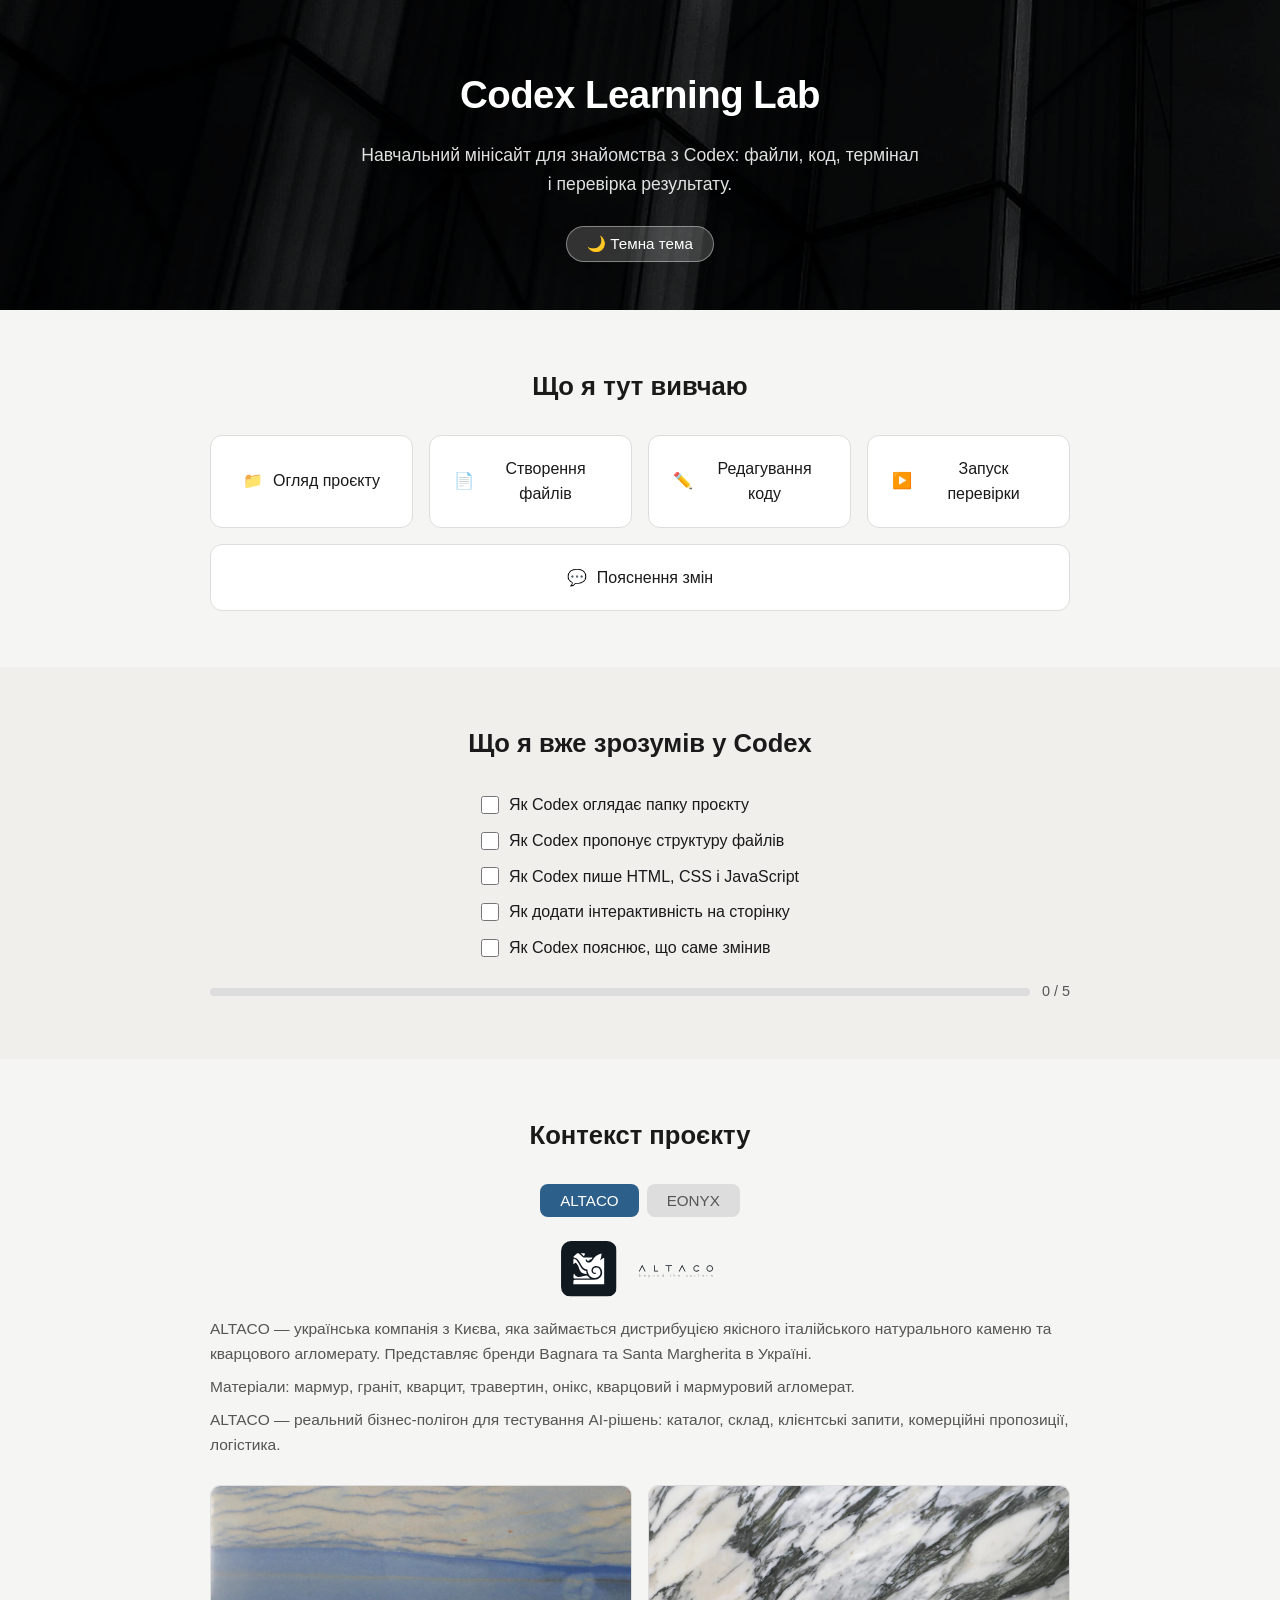
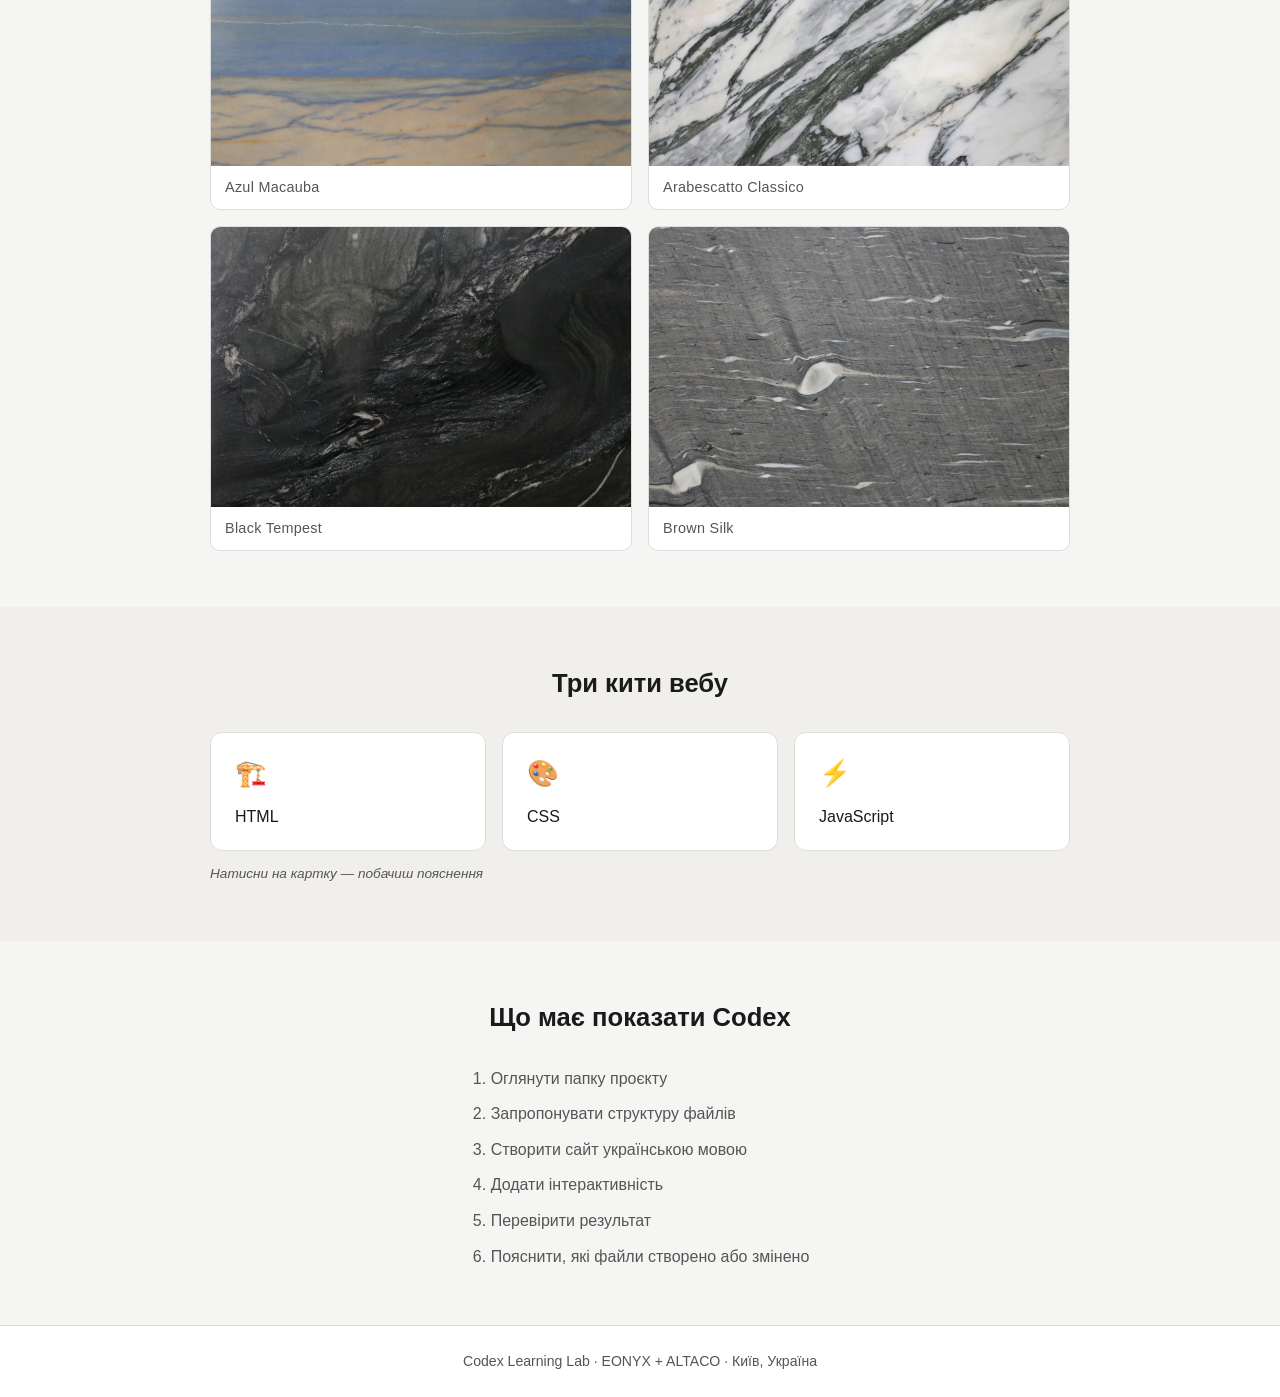
<file: index.html>
<!DOCTYPE html>
<html lang="uk">
<head>
  <meta charset="UTF-8" />
  <meta name="viewport" content="width=device-width, initial-scale=1.0" />
  <title>Codex Learning Lab</title>
  <link rel="stylesheet" href="styles.css" />
</head>
<body class="light">

  <!-- Hero -->
  <header class="hero">
    <picture class="hero-bg" aria-hidden="true">
      <source
        media="(max-width: 768px)"
        srcset="assets/hero/textur1-768.webp"
        type="image/webp" />
      <source
        srcset="assets/hero/textur1-1440.webp"
        type="image/webp" />
      <img
        src="assets/hero/textur1-1440.webp"
        alt=""
        width="1440" height="1440"
        loading="eager"
        fetchpriority="high" />
    </picture>
    <div class="container">
      <h1>Codex Learning Lab</h1>
      <p class="hero-sub">Навчальний мінісайт для знайомства з Codex: файли, код, термінал і перевірка результату.</p>
      <button id="theme-toggle" onclick="toggleTheme()">🌙 Темна тема</button>
    </div>
  </header>

  <!-- Що я вивчаю -->
  <section class="section" id="learning">
    <div class="container">
      <h2>Що я тут вивчаю</h2>
      <div class="cards">
        <div class="card">📁<span>Огляд проєкту</span></div>
        <div class="card">📄<span>Створення файлів</span></div>
        <div class="card">✏️<span>Редагування коду</span></div>
        <div class="card">▶️<span>Запуск перевірки</span></div>
        <div class="card">💬<span>Пояснення змін</span></div>
      </div>
    </div>
  </section>

  <!-- Чекліст прогресу -->
  <section class="section alt" id="checklist">
    <div class="container">
      <h2>Що я вже зрозумів у Codex</h2>
      <ul class="checklist" id="checklist-list">
        <li><label><input type="checkbox" onchange="updateProgress()" /> Як Codex оглядає папку проєкту</label></li>
        <li><label><input type="checkbox" onchange="updateProgress()" /> Як Codex пропонує структуру файлів</label></li>
        <li><label><input type="checkbox" onchange="updateProgress()" /> Як Codex пише HTML, CSS і JavaScript</label></li>
        <li><label><input type="checkbox" onchange="updateProgress()" /> Як додати інтерактивність на сторінку</label></li>
        <li><label><input type="checkbox" onchange="updateProgress()" /> Як Codex пояснює, що саме змінив</label></li>
      </ul>
      <div class="progress-wrap">
        <div class="progress-bar">
          <div class="progress-fill" id="progress-fill"></div>
        </div>
        <span id="progress-label">0 / 5</span>
      </div>
    </div>
  </section>

  <!-- Перемикач ALTACO / EONYX -->
  <section class="section" id="context">
    <div class="container">
      <h2>Контекст проєкту</h2>
      <div class="tabs">
        <button class="tab active" onclick="switchTab('altaco')">ALTACO</button>
        <button class="tab" onclick="switchTab('eonyx')">EONYX</button>
      </div>
      <div class="tab-content" id="tab-altaco">
        <div class="brand-header">
          <div class="brand-logos">
            <img src="assets/logos/altaco_icon.svg"
                 alt="ALTACO — іконка бренду"
                 class="brand-icon" />
            <img src="assets/logos/altaco_logo.svg"
                 alt="ALTACO — логотип компанії з дистрибуції натурального каменю"
                 class="brand-logo" />
          </div>
        </div>
        <p>ALTACO — українська компанія з Києва, яка займається дистрибуцією якісного італійського натурального каменю та кварцового агломерату. Представляє бренди Bagnara та Santa Margherita в Україні.</p>
        <p>Матеріали: мармур, граніт, кварцит, травертин, онікс, кварцовий і мармуровий агломерат.</p>
        <p>ALTACO — реальний бізнес-полігон для тестування AI-рішень: каталог, склад, клієнтські запити, комерційні пропозиції, логістика.</p>

        <div class="stone-gallery">
          <figure class="stone-item">
            <picture>
              <source
                srcset="assets/stones/AzulMacauba2-640.webp 640w,
                        assets/stones/AzulMacauba2-1280.webp 1280w"
                sizes="(max-width: 600px) calc(100vw - 40px), calc(50% - 28px)"
                type="image/webp" />
              <img
                src="assets/stones/AzulMacauba2-1280.webp"
                alt="Azul Macauba — блакитно-кремовий натуральний камінь із хвилястими прожилками"
                width="1280" height="853"
                loading="lazy" />
            </picture>
            <figcaption>Azul Macauba</figcaption>
          </figure>

          <figure class="stone-item">
            <picture>
              <source
                srcset="assets/stones/ArabescattoClassico-640.webp 640w,
                        assets/stones/ArabescattoClassico-1280.webp 1280w"
                sizes="(max-width: 600px) calc(100vw - 40px), calc(50% - 28px)"
                type="image/webp" />
              <img
                src="assets/stones/ArabescattoClassico-1280.webp"
                alt="Arabescatto Classico — білий мармур із темно-зеленими та сірими прожилками"
                width="1280" height="853"
                loading="lazy" />
            </picture>
            <figcaption>Arabescatto Classico</figcaption>
          </figure>

          <figure class="stone-item">
            <picture>
              <source
                srcset="assets/stones/BlackTempest2-640.webp 640w,
                        assets/stones/BlackTempest2-1280.webp 1280w"
                sizes="(max-width: 600px) calc(100vw - 40px), calc(50% - 28px)"
                type="image/webp" />
              <img
                src="assets/stones/BlackTempest2-1280.webp"
                alt="Black Tempest — чорний граніт із динамічними білими вихровими прожилками"
                width="1280" height="853"
                loading="lazy" />
            </picture>
            <figcaption>Black Tempest</figcaption>
          </figure>

          <figure class="stone-item">
            <picture>
              <source
                srcset="assets/stones/BrownSilk-640.webp 640w,
                        assets/stones/BrownSilk-1280.webp 1280w"
                sizes="(max-width: 600px) calc(100vw - 40px), calc(50% - 28px)"
                type="image/webp" />
              <img
                src="assets/stones/BrownSilk-1280.webp"
                alt="Brown Silk — сіро-коричневий камінь із щільними паралельними шаруватими прожилками"
                width="1280" height="853"
                loading="lazy" />
            </picture>
            <figcaption>Brown Silk</figcaption>
          </figure>
        </div>
      </div>
      <div class="tab-content hidden" id="tab-eonyx">
        <div class="brand-header">
          <div class="brand-logos">
            <span class="brand-wordmark">EONYX</span>
          </div>
        </div>
        <p>EONYX створює прикладні AI-системи для B2B-компаній реального сектору. Фокус — не абстрактні чат-боти, а контрольовані AI-агенти, які працюють із реальними бізнес-даними.</p>
        <p>Напрями: автоматизація процесів, кастомні AI-агенти, цифровізація експертизи, інтеграція AI у продажі, склад, документообіг і аналітику.</p>
        <p>ALTACO є практичним майданчиком для EONYX, де AI-рішення тестуються на реальних задачах.</p>

        <div class="eonyx-gallery">
          <!-- Hero -->
          <figure class="eonyx-hero">
            <picture>
              <source
                srcset="assets/eonyx/Inst2-540.webp 540w,
                        assets/eonyx/Inst2-1080.webp 1080w"
                sizes="(max-width: 600px) calc(100vw - 40px), 540px"
                type="image/webp" />
              <img
                src="assets/eonyx/Inst2-1080.webp"
                alt="EONYX — AI знає все. І нічого про ваш бізнес. Геометрична архітектура з логотипом EONYX"
                width="1080" height="1080"
                loading="lazy" />
            </picture>
          </figure>

          <!-- 4 thumbs -->
          <div class="eonyx-thumbs">
            <figure class="eonyx-thumb">
              <picture>
                <source
                  srcset="assets/eonyx/Inst1-540.webp 540w,
                          assets/eonyx/Inst1-1080.webp 1080w"
                  sizes="(max-width: 600px) calc(50vw - 28px), 200px"
                  type="image/webp" />
                <img
                  src="assets/eonyx/Inst1-540.webp"
                  alt="EONYX — Документуємо експертизу. Будуємо агентів. Інтегруємо в процес. Неоновий коридор з логотипом"
                  width="540" height="540"
                  loading="lazy" />
              </picture>
            </figure>

            <figure class="eonyx-thumb">
              <picture>
                <source
                  srcset="assets/eonyx/Inst3-540.webp 540w,
                          assets/eonyx/Inst3-1080.webp 1080w"
                  sizes="(max-width: 600px) calc(50vw - 28px), 200px"
                  type="image/webp" />
                <img
                  src="assets/eonyx/Inst3-540.webp"
                  alt="EONYX — Агенти, які працюють на результат. Темний фон, червоний логотип EONYX"
                  width="540" height="540"
                  loading="lazy" />
              </picture>
            </figure>

            <figure class="eonyx-thumb">
              <picture>
                <source
                  srcset="assets/eonyx/Inst4-540.webp 540w,
                          assets/eonyx/Inst4-1080.webp 1080w"
                  sizes="(max-width: 600px) calc(50vw - 28px), 200px"
                  type="image/webp" />
                <img
                  src="assets/eonyx/Inst4-540.webp"
                  alt="EONYX R&amp;D-First — спочатку будуємо собі, потім вам. Геометричні бетонні плити"
                  width="540" height="540"
                  loading="lazy" />
              </picture>
            </figure>

            <figure class="eonyx-thumb">
              <picture>
                <source
                  srcset="assets/eonyx/textur1-540.webp 540w,
                          assets/eonyx/textur1-1080.webp 1080w"
                  sizes="(max-width: 600px) calc(50vw - 28px), 200px"
                  type="image/webp" />
                <img
                  src="assets/eonyx/textur1-540.webp"
                  alt="EONYX — абстрактна геометрична текстура зі скляних і металевих панелей"
                  width="540" height="540"
                  loading="lazy" />
              </picture>
            </figure>
          </div>
        </div>
      </div>
    </div>
  </section>

  <!-- Пояснення технологій -->
  <section class="section alt" id="tech">
    <div class="container">
      <h2>Три кити вебу</h2>
      <div class="cards">
        <div class="card clickable" onclick="showInfo('html')">
          <span class="card-icon">🏗️</span><span>HTML</span>
          <p class="card-info hidden" id="info-html">HTML — це структура сторінки. Як скелет: заголовки, параграфи, кнопки, зображення.</p>
        </div>
        <div class="card clickable" onclick="showInfo('css')">
          <span class="card-icon">🎨</span><span>CSS</span>
          <p class="card-info hidden" id="info-css">CSS — це оформлення. Кольори, шрифти, відступи, анімації. HTML без CSS виглядає як текст без дизайну.</p>
        </div>
        <div class="card clickable" onclick="showInfo('js')">
          <span class="card-icon">⚡</span><span>JavaScript</span>
          <p class="card-info hidden" id="info-js">JavaScript — це поведінка. Завдяки йому кнопки щось роблять, тема перемикається, чекліст рахує прогрес.</p>
        </div>
      </div>
      <p class="hint">Натисни на картку — побачиш пояснення</p>
    </div>
  </section>

  <!-- Що має показати Codex -->
  <section class="section" id="codex-tasks">
    <div class="container">
      <h2>Що має показати Codex</h2>
      <ol class="task-list">
        <li>Оглянути папку проєкту</li>
        <li>Запропонувати структуру файлів</li>
        <li>Створити сайт українською мовою</li>
        <li>Додати інтерактивність</li>
        <li>Перевірити результат</li>
        <li>Пояснити, які файли створено або змінено</li>
      </ol>
    </div>
  </section>

  <footer class="footer">
    <div class="container">
      <p>Codex Learning Lab · EONYX + ALTACO · Київ, Україна</p>
    </div>
  </footer>

  <script src="script.js"></script>
</body>
</html>
</file>
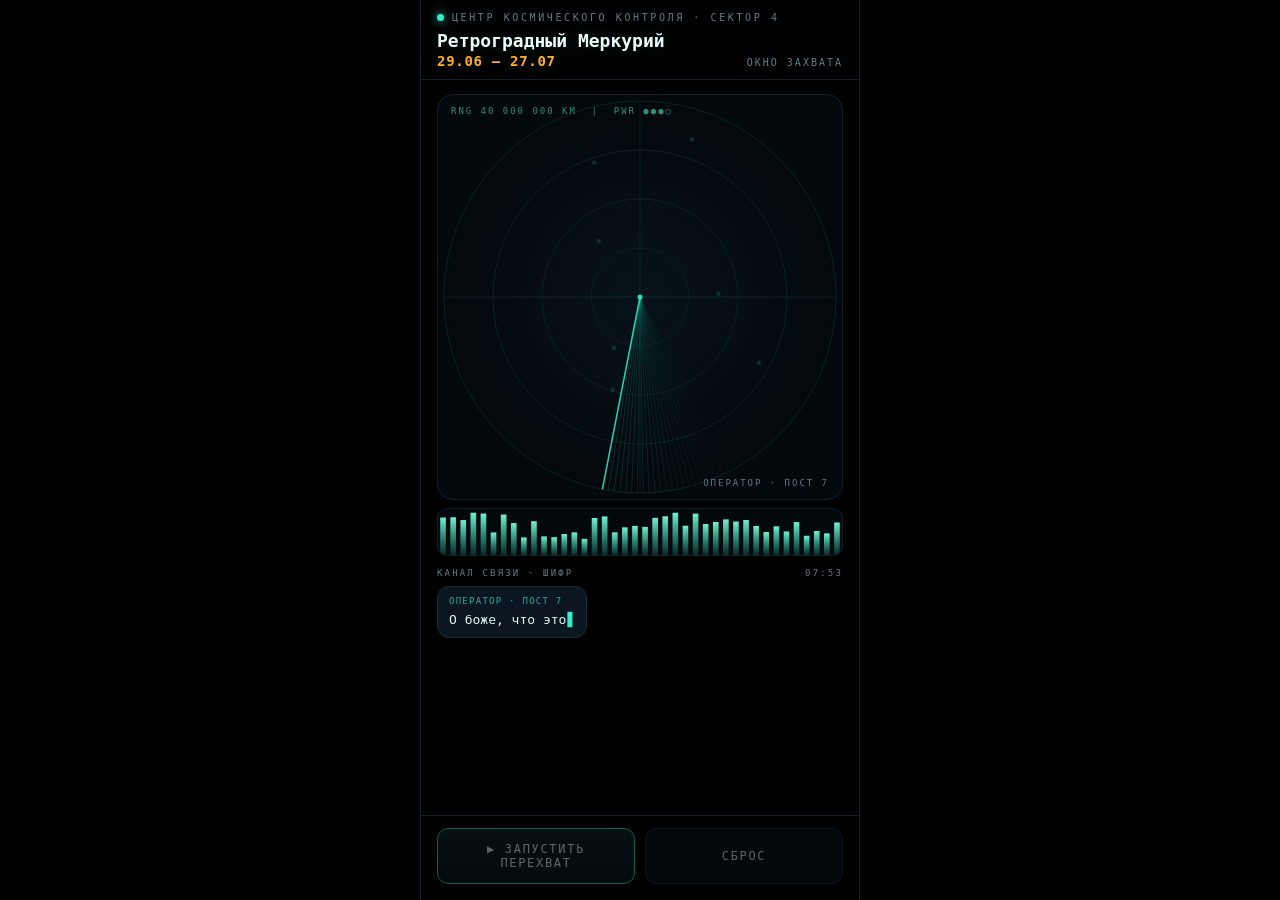
<file: retrograd/index.html>
<!DOCTYPE html>
<html lang="ru">
<head>
<meta charset="UTF-8">
<meta name="viewport" content="width=device-width, initial-scale=1.0, viewport-fit=cover">
<title>Ретроградный Меркурий — Центр космического контроля</title>
<style>
  :root{
    --bg:#000; --line:#12202c; --cyan:#2ff0c8; --amber:#ffb020; --red:#ff5566;
    --ink:#dff6f0; --muted:#5f7d84;
    --mono:"SF Mono",ui-monospace,"JetBrains Mono",Menlo,Consolas,monospace;
  }
  *{box-sizing:border-box}
  html,body{margin:0;height:100%}
  body{background:#000;color:var(--ink);font-family:var(--mono);
    -webkit-font-smoothing:antialiased;display:flex;justify-content:center;
    padding:env(safe-area-inset-top) 0 env(safe-area-inset-bottom)}
  .device{width:100%;max-width:440px;min-height:100dvh;display:flex;flex-direction:column;
    border-left:1px solid var(--line);border-right:1px solid var(--line);background:#000}

  header{padding:12px 16px 10px;border-bottom:1px solid var(--line)}
  .krest{display:flex;align-items:center;gap:8px;color:var(--muted);font-size:10px;
    letter-spacing:.26em;text-transform:uppercase}
  .dot{width:7px;height:7px;border-radius:50%;background:var(--cyan);
    box-shadow:0 0 10px var(--cyan);animation:blink 1.6s steps(2) infinite}
  @keyframes blink{50%{opacity:.25}}
  h1{margin:7px 0 2px;font-size:18px;font-weight:800;color:#eafffb;
    text-shadow:0 0 22px rgba(47,240,200,.25)}
  .win{display:flex;justify-content:space-between;align-items:baseline;gap:12px}
  .win b{color:var(--amber);font-variant-numeric:tabular-nums;font-size:14px;letter-spacing:.05em}
  .win small{color:var(--muted);font-size:10px;letter-spacing:.2em;text-transform:uppercase}

  /* RADAR HERO */
  .scope{position:relative;aspect-ratio:1/1;margin:14px 16px 8px;border:1px solid var(--line);
    border-radius:16px;overflow:hidden;background:radial-gradient(closest-side,#071319,#03080c)}
  .scope canvas{display:block;width:100%;height:100%}
  .ov{position:absolute;inset:0;pointer-events:none;display:flex;flex-direction:column;
    justify-content:space-between;padding:11px 13px}
  .tag{font-size:9px;letter-spacing:.22em;color:#2f8f7e;text-transform:uppercase}
  .tag.r{align-self:flex-end;color:var(--muted)}
  .verdict{position:absolute;left:0;right:0;top:50%;transform:translateY(-50%);text-align:center;
    font-size:26px;font-weight:800;font-style:italic;color:var(--amber);opacity:0;transition:opacity .5s;
    text-shadow:0 0 20px rgba(255,176,32,.5)}
  .verdict.on{opacity:1}

  /* thin equalizer strip */
  .strip{margin:0 16px;height:48px;border:1px solid var(--line);border-radius:10px;
    overflow:hidden;background:#03080c}
  .strip canvas{display:block;width:100%;height:100%}

  /* COMMS */
  .comms{flex:1;margin:12px 16px 0;display:flex;flex-direction:column;min-height:120px}
  .cap{font-size:9px;letter-spacing:.24em;color:var(--muted);text-transform:uppercase;
    margin-bottom:8px;display:flex;justify-content:space-between}
  .log{flex:1;overflow-y:auto;display:flex;flex-direction:column;gap:9px;padding-right:2px}
  .msg{max-width:88%;padding:8px 11px;border-radius:12px;font-size:13px;line-height:1.4;
    opacity:0;transform:translateY(6px);animation:pop .28s ease forwards}
  @keyframes pop{to{opacity:1;transform:none}}
  .msg .who{display:block;font-size:9px;letter-spacing:.14em;text-transform:uppercase;
    margin-bottom:3px;opacity:.7}
  .op{align-self:flex-start;background:#0c1620;border:1px solid #16303a}
  .op .who{color:var(--cyan)}
  .cmd{align-self:flex-end;background:#161014;border:1px solid #3a2130}
  .cmd .who{color:var(--amber)}
  .sys{align-self:center;max-width:100%;text-align:center;background:transparent;
    border:1px dashed #3a2130;color:var(--red);font-size:11px;letter-spacing:.18em;
    text-transform:uppercase;padding:9px 14px}
  .cursor::after{content:"▋";color:var(--cyan);animation:blink .8s steps(2) infinite;margin-left:1px}

  .controls{padding:12px 16px calc(16px + env(safe-area-inset-bottom));display:flex;gap:10px;
    border-top:1px solid var(--line);margin-top:12px}
  button{flex:1;font-family:var(--mono);font-size:12px;letter-spacing:.14em;text-transform:uppercase;
    padding:13px 10px;border-radius:11px;cursor:pointer;color:var(--ink);background:#0c1620;
    border:1px solid #17303a;transition:.15s}
  button.primary{background:linear-gradient(180deg,#0f2a2a,#0a1a22);border-color:var(--cyan);color:#eafffb}
  button.pulse{animation:pulse 1.1s ease-in-out infinite}
  @keyframes pulse{50%{box-shadow:0 0 0 3px rgba(47,240,200,.20)}}
  button:hover{border-color:var(--cyan)}
  button:active{transform:translateY(1px)}
  button:disabled{opacity:.4;cursor:default;animation:none}
  button:focus-visible{outline:2px solid var(--cyan);outline-offset:2px}
  @media (prefers-reduced-motion:reduce){*{animation-duration:.001s!important}}
</style>
</head>
<body>
<div class="device">
  <header>
    <div class="krest"><span class="dot"></span>ЦЕНТР КОСМИЧЕСКОГО КОНТРОЛЯ · СЕКТОР 4</div>
    <h1>Ретроградный Меркурий</h1>
    <div class="win"><b>29.06 — 27.07</b><small>окно захвата</small></div>
  </header>

  <div class="scope">
    <canvas id="radar"></canvas>
    <div class="ov">
      <div class="tag">RNG 40 000 000 км&nbsp;&nbsp;|&nbsp;&nbsp;PWR ●●●○</div>
      <div class="tag r">оператор · пост 7</div>
    </div>
    <div class="verdict" id="verdict">Встречаем</div>
  </div>

  <div class="strip"><canvas id="spec"></canvas></div>

  <div class="comms">
    <div class="cap"><span>КАНАЛ СВЯЗИ · ШИФР</span><span id="clock">07:53</span></div>
    <div class="log" id="log"></div>
  </div>

  <div class="controls">
    <button class="primary" id="go" disabled>▶ Запустить перехват</button>
    <button id="reset" disabled>Сброс</button>
  </div>
</div>

<script>
(() => {
  "use strict";
  const reduced = matchMedia("(prefers-reduced-motion:reduce)").matches;
  const rc=document.getElementById("radar"), rx=rc.getContext("2d");
  const sc=document.getElementById("spec"), sx=sc.getContext("2d");
  let RW,RH,SW,SH,DPR;
  function fit(){
    DPR=Math.min(devicePixelRatio||1,2);
    RW=rc.clientWidth; RH=rc.clientHeight; rc.width=RW*DPR; rc.height=RH*DPR; rx.setTransform(DPR,0,0,DPR,0,0);
    SW=sc.clientWidth; SH=sc.clientHeight; sc.width=SW*DPR; sc.height=SH*DPR; sx.setTransform(DPR,0,0,DPR,0,0);
  }
  addEventListener("resize",fit);

  let angle=0, armed=false, blips=[], craft=null;
  function seedBlips(){
    blips=[];
    for(let i=0;i<7;i++) blips.push({a:Math.random()*Math.PI*2, r:0.2+Math.random()*0.7});
  }
  seedBlips();

  /* ---------- radar ---------- */
  function drawRadar(){
    const cx=RW/2, cy=RH/2, R=Math.min(RW,RH)/2-6;
    rx.clearRect(0,0,RW,RH);
    for(let i=1;i<=4;i++){ rx.strokeStyle="rgba(47,240,200,"+(0.06+i*0.015)+")"; rx.lineWidth=1;
      rx.beginPath(); rx.arc(cx,cy,R*i/4,0,Math.PI*2); rx.stroke(); }
    rx.strokeStyle="rgba(47,240,200,.10)"; rx.beginPath();
    rx.moveTo(cx-R,cy); rx.lineTo(cx+R,cy); rx.moveTo(cx,cy-R); rx.lineTo(cx,cy+R); rx.stroke();

    angle=(angle+(reduced?0.006:0.028))%(Math.PI*2);
    for(let k=0;k<26;k++){ const a=angle-k*0.03;
      rx.strokeStyle="rgba(47,240,200,"+(0.16*(1-k/26))+")";
      rx.beginPath(); rx.moveTo(cx,cy); rx.lineTo(cx+Math.cos(a)*R, cy+Math.sin(a)*R); rx.stroke(); }
    rx.strokeStyle="rgba(47,240,200,.85)"; rx.lineWidth=1.5;
    rx.beginPath(); rx.moveTo(cx,cy); rx.lineTo(cx+Math.cos(angle)*R, cy+Math.sin(angle)*R); rx.stroke();
    rx.lineWidth=1;

    blips.forEach(b=>{
      let da=((angle-b.a)%(Math.PI*2)+Math.PI*2)%(Math.PI*2);
      const lit=da<0.9?(1-da/0.9):0;
      const bx=cx+Math.cos(b.a)*R*b.r, by=cy+Math.sin(b.a)*R*b.r;
      rx.fillStyle="rgba(47,240,200,"+(0.16+lit*0.6)+")";
      rx.beginPath(); rx.arc(bx,by,2.2+lit*2,0,Math.PI*2); rx.fill();
    });

    if(armed){
      if(!craft) newCraft();
      craft.x+=craft.vx*craft.sp; craft.y+=craft.vy*craft.sp;
      craft.trail.push({x:craft.x,y:craft.y}); if(craft.trail.length>24) craft.trail.shift();
      if(Math.hypot(craft.x-cx,craft.y-cy) > R+22) newCraft();
      rx.lineWidth=2.4;
      for(let i=1;i<craft.trail.length;i++){ const p=craft.trail[i-1],q=craft.trail[i];
        rx.strokeStyle="rgba(255,176,32,"+(i/craft.trail.length*0.4)+")";
        rx.beginPath(); rx.moveTo(p.x,p.y); rx.lineTo(q.x,q.y); rx.stroke(); }
      rx.lineWidth=1;
      const ca=Math.atan2(craft.y-cy,craft.x-cx);
      let da=((angle-ca)%(Math.PI*2)+Math.PI*2)%(Math.PI*2);
      const glow=0.6+(da<1?(1-da)*0.4:0);
      craftShape(craft.x,craft.y, Math.atan2(craft.vy,craft.vx), glow);
      rx.font="11px "+getComputedStyle(document.body).fontFamily;
      rx.fillStyle="rgba(255,176,32,.9)"; rx.fillText("☿ RETRO", craft.x+16, craft.y-11);
    }
    rx.fillStyle="rgba(47,240,200,.9)"; rx.beginPath(); rx.arc(cx,cy,2.5,0,Math.PI*2); rx.fill();
  }
  function newCraft(){
    const R=Math.min(RW,RH)/2-6, cx=RW/2, cy=RH/2, a=Math.random()*Math.PI*2;
    craft={x:cx+Math.cos(a)*R, y:cy+Math.sin(a)*R, vx:-Math.cos(a), vy:-Math.sin(a),
           sp:(reduced?0.8:1.8), trail:[]};
  }
  function craftShape(px,py,head,glow){
    rx.save(); rx.translate(px,py); rx.rotate(head);
    rx.strokeStyle="rgba(255,176,32,"+glow+")"; rx.fillStyle="rgba(255,176,32,"+(glow*0.2)+")";
    rx.lineWidth=1.9; rx.lineJoin="round"; rx.lineCap="round";
    const L=18,r=5.5;
    rx.beginPath(); rx.moveTo(-8,-r); rx.lineTo(L,-r); rx.arc(L,0,r,-Math.PI/2,Math.PI/2);
    rx.lineTo(-8,r); rx.closePath(); rx.fill(); rx.stroke();
    rx.beginPath(); rx.arc(-10,-r-1,4.2,0,Math.PI*2); rx.stroke();
    rx.beginPath(); rx.arc(-10, r+1,4.2,0,Math.PI*2); rx.stroke();
    rx.restore();
  }

  /* ---------- equalizer strip ---------- */
  const NB=40, bars=[]; for(let i=0;i<NB;i++) bars.push({v:0.2,seed:Math.random()*10}); let ph=0;
  function drawStrip(){
    sx.clearRect(0,0,SW,SH); ph+=reduced?0.01:0.06;
    const bw=SW/NB, pad=bw*0.22;
    for(let i=0;i<NB;i++){
      const b=bars[i];
      let e=0.2+0.55*Math.abs(Math.sin(ph*0.8+b.seed+i*0.3))+0.3*Math.abs(Math.sin(ph*0.4+i*0.15));
      if(armed) e+=0.15; e=Math.min(1,e); b.v+=(e-b.v)*0.25;
      const h=b.v*SH*0.92, xx=i*bw+pad, y=SH-h;
      const g=sx.createLinearGradient(0,SH,0,y);
      g.addColorStop(0,"rgba(47,240,200,.15)"); g.addColorStop(1,"rgba(120,255,220,.95)");
      sx.fillStyle=g; sx.fillRect(xx,y,bw-2*pad,h);
    }
  }

  function loop(){ drawRadar(); drawStrip(); requestAnimationFrame(loop); }

  /* ---------- comms ---------- */
  const intro=[
    ["op","Оператор · пост 7","О боже, что это?"],
    ["op","Оператор · пост 7","Оно огромное… и похоже на —"]
  ];
  const rest=[
    ["sys","","переключение канала · пост 3"],
    ["op","Борт · пост 3","— по правому борту! Прямо как гигантский —"],
    ["sys","","переключение · наблюдатель, парк"],
    ["op","Наблюдатель","Ну это же просто здоровенный —"],
    ["sys","","помехи на линии"],
    ["op","Оператор · пост 5","— длиной почти в две —"],
    ["cmd","Командир","Отставить описания. Коротко: что это?"],
    ["op","Оператор · пост 7","Меркурий. Ретроградный."],
    ["cmd","Командир","…А форма почему такая?"],
    ["op","Оператор · пост 7","Так исторически сложилось, товарищ командир."],
    ["cmd","Командир","Повышенная готовность. Ничего важного не подписываем."],
    ["sys","","СТАТУС: ВСТРЕЧАЕМ"]
  ];

  const log=document.getElementById("log"), clock=document.getElementById("clock");
  const verdict=document.getElementById("verdict"), go=document.getElementById("go"), reset=document.getElementById("reset");
  let timers=[], phaseDone=false, ri=0;

  function typeInto(node,text,done){
    if(reduced){node.textContent=text; done&&done(); return;}
    node.classList.add("cursor"); let i=0;
    (function tick(){ node.textContent=text.slice(0,i++);
      if(i<=text.length) timers.push(setTimeout(tick,20+Math.random()*24));
      else { node.classList.remove("cursor"); done&&done(); } })();
  }
  function render(role,who,text,cb,keepCursor){
    const div=document.createElement("div"); div.className="msg "+role;
    if(role==="sys"){ div.textContent="»  "+text+"  «"; log.appendChild(div);
      log.scrollTop=log.scrollHeight; cb&&timers.push(setTimeout(cb,650)); return; }
    const w=document.createElement("span"); w.className="who"; w.textContent=who;
    const b=document.createElement("span"); div.appendChild(w); div.appendChild(b);
    log.appendChild(div); log.scrollTop=log.scrollHeight;
    typeInto(b,text,()=>{ if(keepCursor) b.classList.add("cursor");
      log.scrollTop=log.scrollHeight; cb&&timers.push(setTimeout(cb,470)); });
  }
  function playIntro(){
    render(intro[0][0],intro[0][1],intro[0][2],()=>{
      render(intro[1][0],intro[1][1],intro[1][2],()=>{
        phaseDone=true; go.disabled=false; go.classList.add("pulse"); }, true); });
  }
  function playRest(){
    if(ri>=rest.length){ verdict.classList.add("on"); go.textContent="Встречаем ☿"; return; }
    const [role,who,text]=rest[ri++]; render(role,who,text,playRest);
  }
  function start(){
    if(!phaseDone) return;
    armed=true; newCraft(); go.disabled=true; go.classList.remove("pulse"); reset.disabled=false;
    go.textContent="◉ Перехват активен"; clock.textContent="07:54";
    const c=log.querySelector(".cursor"); c&&c.classList.remove("cursor");
    timers.push(setTimeout(playRest,400));
  }
  function clearAll(){
    timers.forEach(clearTimeout); timers=[];
    armed=false; craft=null; ri=0; phaseDone=false; seedBlips();
    log.innerHTML=""; verdict.classList.remove("on");
    go.disabled=true; go.classList.remove("pulse"); go.textContent="▶ Запустить перехват";
    reset.disabled=true; clock.textContent="07:53";
    timers.push(setTimeout(playIntro,500));
  }

  go.addEventListener("click",start);
  reset.addEventListener("click",clearAll);

  fit(); requestAnimationFrame(loop);
  timers.push(setTimeout(playIntro,600));
})();
</script></body></html>
</file>
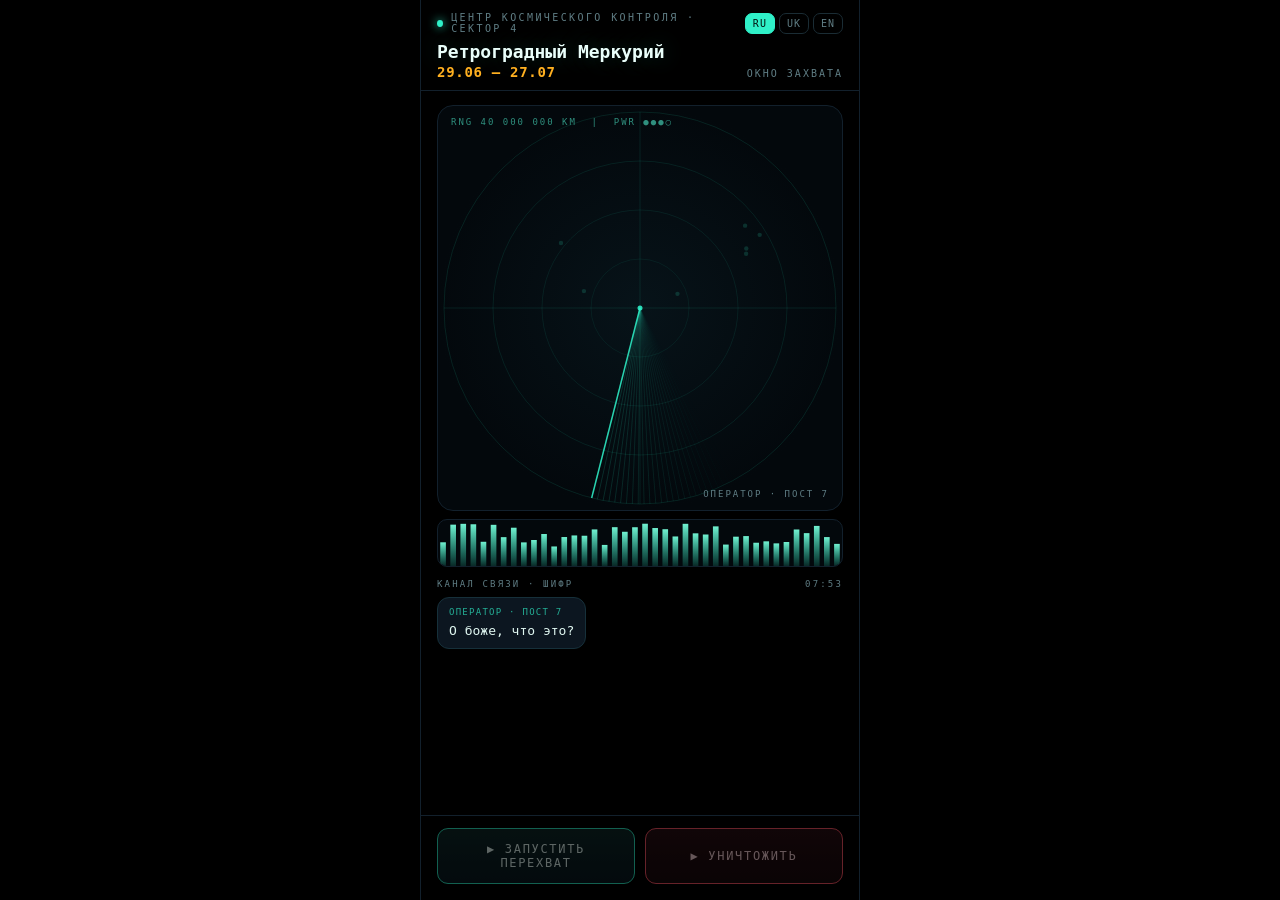
<file: retrograde-intercept/index.html>
<!DOCTYPE html>
<html lang="ru">
<head>
<meta charset="UTF-8">
<meta name="viewport" content="width=device-width, initial-scale=1.0, viewport-fit=cover">
<title>Retrograde Intercept</title>
<style>
  :root{
    --bg:#000; --line:#12202c; --cyan:#2ff0c8; --amber:#ffb020; --red:#ff5566;
    --ink:#dff6f0; --muted:#5f7d84;
    --mono:"SF Mono",ui-monospace,"JetBrains Mono",Menlo,Consolas,monospace;
  }
  *{box-sizing:border-box}
  html,body{margin:0;height:100%}
  body{background:#000;color:var(--ink);font-family:var(--mono);-webkit-font-smoothing:antialiased;
    display:flex;justify-content:center;padding:env(safe-area-inset-top) 0 env(safe-area-inset-bottom);
    -webkit-user-select:none;user-select:none;touch-action:manipulation}
  .device{width:100%;max-width:440px;min-height:100dvh;display:flex;flex-direction:column;
    border-left:1px solid var(--line);border-right:1px solid var(--line);background:#000}

  header{padding:12px 16px 10px;border-bottom:1px solid var(--line)}
  .top{display:flex;justify-content:space-between;align-items:center;gap:10px}
  .krest{display:flex;align-items:center;gap:8px;color:var(--muted);font-size:10px;
    letter-spacing:.24em;text-transform:uppercase}
  .dot{width:7px;height:7px;border-radius:50%;background:var(--cyan);
    box-shadow:0 0 10px var(--cyan);animation:blink 1.6s steps(2) infinite}
  @keyframes blink{50%{opacity:.25}}
  .lang{display:flex;gap:4px}
  .lang button{font-family:var(--mono);font-size:10px;letter-spacing:.1em;color:var(--muted);
    background:transparent;border:1px solid #1a2c34;border-radius:7px;padding:4px 7px;cursor:pointer}
  .lang button.on{color:#02120e;background:var(--cyan);border-color:var(--cyan)}
  h1{margin:7px 0 2px;font-size:18px;font-weight:800;color:#eafffb;text-shadow:0 0 22px rgba(47,240,200,.25)}
  .win{display:flex;justify-content:space-between;align-items:baseline;gap:12px}
  .win b{color:var(--amber);font-variant-numeric:tabular-nums;font-size:14px;letter-spacing:.05em}
  .win small{color:var(--muted);font-size:10px;letter-spacing:.2em;text-transform:uppercase}

  .scope{position:relative;aspect-ratio:1/1;margin:14px 16px 8px;border:1px solid var(--line);
    border-radius:16px;overflow:hidden;background:radial-gradient(closest-side,#071319,#03080c)}
  .scope canvas{display:block;width:100%;height:100%}
  .ov{position:absolute;inset:0;pointer-events:none;display:flex;flex-direction:column;
    justify-content:space-between;padding:11px 13px}
  .tag{font-size:9px;letter-spacing:.22em;color:#2f8f7e;text-transform:uppercase}
  .tag.r{align-self:flex-end;color:var(--muted)}
  .verdict{position:absolute;left:0;right:0;top:50%;transform:translateY(-50%);text-align:center;
    font-size:26px;font-weight:800;font-style:italic;color:var(--amber);opacity:0;transition:opacity .5s;
    text-shadow:0 0 20px rgba(255,176,32,.5)}
  .verdict.on{opacity:1}

  .strip{margin:0 16px;height:48px;border:1px solid var(--line);border-radius:10px;overflow:hidden;background:#03080c}
  .strip canvas{display:block;width:100%;height:100%}

  .comms{flex:1;margin:12px 16px 0;display:flex;flex-direction:column;min-height:120px}
  .cap{font-size:9px;letter-spacing:.24em;color:var(--muted);text-transform:uppercase;
    margin-bottom:8px;display:flex;justify-content:space-between}
  .log{flex:1;overflow-y:auto;display:flex;flex-direction:column;gap:9px;padding-right:2px}
  .msg{max-width:88%;padding:8px 11px;border-radius:12px;font-size:13px;line-height:1.4;
    opacity:0;transform:translateY(6px);animation:pop .28s ease forwards}
  @keyframes pop{to{opacity:1;transform:none}}
  .msg .who{display:block;font-size:9px;letter-spacing:.14em;text-transform:uppercase;margin-bottom:3px;opacity:.7}
  .op{align-self:flex-start;background:#0c1620;border:1px solid #16303a}
  .op .who{color:var(--cyan)}
  .cmd{align-self:flex-end;background:#161014;border:1px solid #3a2130}
  .cmd .who{color:var(--amber)}
  .sys{align-self:center;max-width:100%;text-align:center;background:transparent;border:1px dashed #3a2130;
    color:var(--red);font-size:11px;letter-spacing:.18em;text-transform:uppercase;padding:9px 14px}
  .cursor::after{content:"▋";color:var(--cyan);animation:blink .8s steps(2) infinite;margin-left:1px}

  .controls{padding:12px 16px calc(16px + env(safe-area-inset-bottom));display:flex;gap:10px;
    border-top:1px solid var(--line);margin-top:12px}
  button.ctl{flex:1;font-family:var(--mono);font-size:12px;letter-spacing:.14em;text-transform:uppercase;
    padding:13px 10px;border-radius:11px;cursor:pointer;color:var(--ink);background:#0c1620;border:1px solid #17303a;transition:.15s}
  button.ctl.primary{background:linear-gradient(180deg,#0f2a2a,#0a1a22);border-color:var(--cyan);color:#eafffb}
  button.ctl.danger{background:linear-gradient(180deg,#2a0f14,#1a0a0d);border-color:var(--red);color:#ffd9de}
  button.ctl.pulse{animation:pulse 1.1s ease-in-out infinite}
  @keyframes pulse{50%{box-shadow:0 0 0 3px rgba(47,240,200,.20)}}
  button.ctl:hover{border-color:var(--cyan)}
  button.ctl:active{transform:translateY(1px)}
  button.ctl:disabled{opacity:.4;cursor:default;animation:none}
  button.ctl:focus-visible{outline:2px solid var(--cyan);outline-offset:2px}

  .pad{padding:12px 16px calc(16px + env(safe-area-inset-bottom));display:flex;gap:10px;
    border-top:1px solid var(--line);margin-top:12px}
  .pad[hidden]{display:none}
  .controls[hidden]{display:none}
  .hint[hidden]{display:none}
  .scope.play .ov{display:none}
  .pad button{font-family:var(--mono);font-size:16px;font-weight:700;border-radius:12px;cursor:pointer;
    color:var(--ink);background:#0c1620;border:1px solid #17303a;padding:16px 0;transition:.1s}
  .pad button:active{background:#12303a;border-color:var(--cyan)}
  .pad .move{flex:1}
  .pad .fire{flex:1.4;color:#02120e;background:var(--cyan);border-color:var(--cyan);letter-spacing:.14em}
  .hint{text-align:center;font-size:10px;color:var(--muted);letter-spacing:.1em;padding:0 16px 6px}
  @media (prefers-reduced-motion:reduce){*{animation-duration:.001s!important}}
</style>
</head>
<body>
<div class="device">
  <header>
    <div class="top">
      <div class="krest"><span class="dot"></span><span id="t-center"></span></div>
      <div class="lang" id="lang">
        <button data-l="ru">RU</button><button data-l="uk">UK</button><button data-l="en">EN</button>
      </div>
    </div>
    <h1 id="t-h1"></h1>
    <div class="win"><b>29.06 — 27.07</b><small id="t-window"></small></div>
  </header>

  <div class="scope">
    <canvas id="radar"></canvas>
    <div class="ov">
      <div class="tag">RNG 40 000 000 KM&nbsp;&nbsp;|&nbsp;&nbsp;PWR ●●●○</div>
      <div class="tag r" id="t-oper"></div>
    </div>
    <div class="verdict" id="verdict"></div>
  </div>

  <div class="strip"><canvas id="spec"></canvas></div>

  <div class="comms">
    <div class="cap"><span id="t-comms"></span><span id="clock">07:53</span></div>
    <div class="log" id="log"></div>
  </div>

  <div class="hint" id="hint" hidden>← → &nbsp;/&nbsp; SPACE</div>
  <div class="controls" id="controls">
    <button class="ctl primary" id="go" disabled></button>
    <button class="ctl" id="reset" disabled></button>
  </div>
  <div class="pad" id="pad" hidden>
    <button class="move" id="left" aria-label="left">◀</button>
    <button class="fire" id="fire"></button>
    <button class="move" id="right" aria-label="right">▶</button>
  </div>
</div>

<script>
(() => {
  "use strict";
  const reduced = matchMedia("(prefers-reduced-motion:reduce)").matches;

  /* ================= strings ================= */
  const STR = {
    ru:{ html:"ru", title:"Retrograde Intercept · Ретроградный Меркурий",
      center:"ЦЕНТР КОСМИЧЕСКОГО КОНТРОЛЯ · СЕКТОР 4", h1:"Ретроградный Меркурий",
      window:"окно захвата", oper:"оператор · пост 7", comms:"КАНАЛ СВЯЗИ · ШИФР",
      start:"▶ Запустить перехват", reset:"Сброс", active:"◉ Перехват активен",
      verdict:"Встречаем", verdictBtn:"Встречаем ☿", destroy:"▶ УНИЧТОЖИТЬ",
      fire:"ОГОНЬ", wave:"ВОЛНА", over:"ОТБОЙ", downed:"Сбито", reached:"Волна", retry:"↺ Ещё раз",
      intro:[
        ["op","Оператор · пост 7","О боже, что это?"],
        ["op","Оператор · пост 7","Оно огромное… и похоже на —"]],
      rest:[
        ["sys","","переключение канала · пост 3"],
        ["op","Борт · пост 3","— по правому борту! Прямо как гигантский —"],
        ["sys","","переключение · наблюдатель, парк"],
        ["op","Наблюдатель","Ну это же просто здоровенный —"],
        ["sys","","помехи на линии"],
        ["op","Оператор · пост 5","— длиной почти в две —"],
        ["cmd","Командир","Отставить описания. Коротко: что это?"],
        ["op","Оператор · пост 7","Меркурий. Ретроградный."],
        ["cmd","Командир","…А форма почему такая?"],
        ["op","Оператор · пост 7","Так исторически сложилось, товарищ командир."],
        ["cmd","Командир","Повышенная готовность. Ничего важного не подписываем."],
        ["sys","","СТАТУС: ВСТРЕЧАЕМ"]],
      glog:["Ещё один на подходе…","Оно приближается —","Опять эта форма.",
        "Ретроградный Меркурий. Снова.","Держим строй, товарищ командир.","Оно огромное, но мы справимся —"]
    },
    uk:{ html:"uk", title:"Retrograde Intercept · Ретроградний Меркурій",
      center:"ЦЕНТР КОСМІЧНОГО КОНТРОЛЮ · СЕКТОР 4", h1:"Ретроградний Меркурій",
      window:"вікно захоплення", oper:"оператор · пост 7", comms:"КАНАЛ ЗВʼЯЗКУ · ШИФР",
      start:"▶ Запустити перехоплення", reset:"Скидання", active:"◉ Перехоплення активне",
      verdict:"Зустрічаємо", verdictBtn:"Зустрічаємо ☿", destroy:"▶ ЗНИЩИТИ",
      fire:"ВОГОНЬ", wave:"ХВИЛЯ", over:"ВІДБІЙ", downed:"Збито", reached:"Хвиля", retry:"↺ Ще раз",
      intro:[
        ["op","Оператор · пост 7","О боже, що це?"],
        ["op","Оператор · пост 7","Воно величезне… і схоже на —"]],
      rest:[
        ["sys","","перемикання каналу · пост 3"],
        ["op","Борт · пост 3","— по правому борту! Прямо як гігантський —"],
        ["sys","","перемикання · спостерігач, парк"],
        ["op","Спостерігач","Ну це ж просто здоровенний —"],
        ["sys","","перешкоди на лінії"],
        ["op","Оператор · пост 5","— завдовжки майже у два —"],
        ["cmd","Командир","Відставити описи. Коротко: що це?"],
        ["op","Оператор · пост 7","Меркурій. Ретроградний."],
        ["cmd","Командир","…А чому такої форми?"],
        ["op","Оператор · пост 7","Так історично склалося, товаришу командире."],
        ["cmd","Командир","Підвищена готовність. Нічого важливого не підписуємо."],
        ["sys","","СТАТУС: ЗУСТРІЧАЄМО"]],
      glog:["Ще один на підході…","Воно наближається —","Знову ця форма.",
        "Ретроградний Меркурій. Знову.","Тримаємо стрій, товаришу командире.","Воно величезне, але ми впораємось —"]
    },
    en:{ html:"en", title:"Retrograde Intercept · Mercury Retrograde",
      center:"SPACE CONTROL CENTER · SECTOR 4", h1:"Mercury Retrograde",
      window:"capture window", oper:"operator · post 7", comms:"COMMS CHANNEL · ENCRYPTED",
      start:"▶ Start intercept", reset:"Reset", active:"◉ Intercept active",
      verdict:"Here it comes", verdictBtn:"Here it comes ☿", destroy:"▶ DESTROY",
      fire:"FIRE", wave:"WAVE", over:"STAND DOWN", downed:"Downed", reached:"Wave", retry:"↺ Retry",
      intro:[
        ["op","Operator · post 7","Oh my God, what is that?"],
        ["op","Operator · post 7","It's enormous… it looks like a giant —"]],
      rest:[
        ["sys","","channel switch · post 3"],
        ["op","Jet · post 3","— off the starboard side! Just like a huge —"],
        ["sys","","switch · birdwatcher, park"],
        ["op","Observer","Oh my, that is one massive —"],
        ["sys","","signal interference"],
        ["op","Operator · post 5","— nearly the length of two —"],
        ["cmd","Commander","Enough descriptions. Short version: what is it?"],
        ["op","Operator · post 7","Mercury. Retrograde."],
        ["cmd","Commander","…And why is it shaped like that?"],
        ["op","Operator · post 7","That's just how it's always been, sir."],
        ["cmd","Commander","Heightened alert. We sign nothing important."],
        ["sys","","STATUS: INCOMING"]],
      glog:["Another one inbound…","It's getting closer —","That shape again.",
        "Mercury retrograde. Again.","Hold the line, commander.","It's huge, but we've got this —"]
    }
  };
  let LANG = "ru", S = STR[LANG];

  /* ================= canvas ================= */
  const rc=document.getElementById("radar"), rx=rc.getContext("2d");
  const sc=document.getElementById("spec"), sx=sc.getContext("2d");
  let RW,RH,SW,SH,DPR;
  function fit(){
    DPR=Math.min(devicePixelRatio||1,2);
    RW=rc.clientWidth; RH=rc.clientHeight; rc.width=RW*DPR; rc.height=RH*DPR; rx.setTransform(DPR,0,0,DPR,0,0);
    SW=sc.clientWidth; SH=sc.clientHeight; sc.width=SW*DPR; sc.height=SH*DPR; sx.setTransform(DPR,0,0,DPR,0,0);
  }
  addEventListener("resize",fit);

  const scope=document.querySelector(".scope");
  let mode="intro";           // intro | game | over
  let angle=0, armed=false, blips=[], craft=null;
  function seedBlips(){ blips=[]; for(let i=0;i<7;i++) blips.push({a:Math.random()*Math.PI*2, r:0.2+Math.random()*0.7}); }
  seedBlips();

  function backdrop(faint){
    const cx=RW/2, cy=RH/2, R=Math.min(RW,RH)/2-6;
    rx.clearRect(0,0,RW,RH);
    for(let i=1;i<=4;i++){ rx.strokeStyle="rgba(47,240,200,"+((faint?0.03:0.06)+i*0.012)+")"; rx.lineWidth=1;
      rx.beginPath(); rx.arc(cx,cy,R*i/4,0,Math.PI*2); rx.stroke(); }
    rx.strokeStyle="rgba(47,240,200,"+(faint?0.05:0.10)+")";
    rx.beginPath(); rx.moveTo(cx-R,cy); rx.lineTo(cx+R,cy); rx.moveTo(cx,cy-R); rx.lineTo(cx,cy+R); rx.stroke();
    angle=(angle+(reduced?0.006:0.028))%(Math.PI*2);
    const sweepA=faint?0.05:0.16;
    for(let k=0;k<26;k++){ const a=angle-k*0.03;
      rx.strokeStyle="rgba(47,240,200,"+(sweepA*(1-k/26))+")";
      rx.beginPath(); rx.moveTo(cx,cy); rx.lineTo(cx+Math.cos(a)*R, cy+Math.sin(a)*R); rx.stroke(); }
    if(!faint){ rx.strokeStyle="rgba(47,240,200,.85)"; rx.lineWidth=1.5;
      rx.beginPath(); rx.moveTo(cx,cy); rx.lineTo(cx+Math.cos(angle)*R, cy+Math.sin(angle)*R); rx.stroke(); rx.lineWidth=1; }
    return {cx,cy,R};
  }

  /* intro radar (meme) */
  function drawRadar(){
    const {cx,cy,R}=backdrop(false);
    blips.forEach(b=>{ let da=((angle-b.a)%(Math.PI*2)+Math.PI*2)%(Math.PI*2);
      const lit=da<0.9?(1-da/0.9):0; const bx=cx+Math.cos(b.a)*R*b.r, by=cy+Math.sin(b.a)*R*b.r;
      rx.fillStyle="rgba(47,240,200,"+(0.16+lit*0.6)+")"; rx.beginPath(); rx.arc(bx,by,2.2+lit*2,0,Math.PI*2); rx.fill(); });
    if(armed){
      if(!craft) newCraft();
      craft.x+=craft.vx*craft.sp; craft.y+=craft.vy*craft.sp;
      craft.trail.push({x:craft.x,y:craft.y}); if(craft.trail.length>24) craft.trail.shift();
      if(Math.hypot(craft.x-cx,craft.y-cy) > R+22) newCraft();
      rx.lineWidth=2.4;
      for(let i=1;i<craft.trail.length;i++){ const p=craft.trail[i-1],q=craft.trail[i];
        rx.strokeStyle="rgba(255,176,32,"+(i/craft.trail.length*0.4)+")"; rx.beginPath(); rx.moveTo(p.x,p.y); rx.lineTo(q.x,q.y); rx.stroke(); }
      rx.lineWidth=1;
      const ca=Math.atan2(craft.y-cy,craft.x-cx); let da=((angle-ca)%(Math.PI*2)+Math.PI*2)%(Math.PI*2);
      const glow=0.6+(da<1?(1-da)*0.4:0);
      silhouette(craft.x,craft.y, Math.atan2(craft.vy,craft.vx), glow, 1);
      rx.font="11px "+getComputedStyle(document.body).fontFamily; rx.fillStyle="rgba(255,176,32,.9)";
      rx.fillText("☿ RETRO", craft.x+16, craft.y-11);
    }
    rx.fillStyle="rgba(47,240,200,.9)"; rx.beginPath(); rx.arc(cx,cy,2.5,0,Math.PI*2); rx.fill();
  }
  function newCraft(){ const R=Math.min(RW,RH)/2-6, cx=RW/2, cy=RH/2, a=Math.random()*Math.PI*2;
    craft={x:cx+Math.cos(a)*R, y:cy+Math.sin(a)*R, vx:-Math.cos(a), vy:-Math.sin(a), sp:(reduced?0.8:1.8), trail:[]}; }

  /* the ☿ silhouette (used by intro craft and by enemies) */
  function silhouette(px,py,head,glow,scale){
    rx.save(); rx.translate(px,py); rx.rotate(head); rx.scale(scale,scale);
    rx.strokeStyle="rgba(255,176,32,"+glow+")"; rx.fillStyle="rgba(255,176,32,"+(glow*0.2)+")";
    rx.lineWidth=1.9/scale; rx.lineJoin="round"; rx.lineCap="round";
    const L=18,r=5.5;
    rx.beginPath(); rx.moveTo(-8,-r); rx.lineTo(L,-r); rx.arc(L,0,r,-Math.PI/2,Math.PI/2); rx.lineTo(-8,r); rx.closePath(); rx.fill(); rx.stroke();
    rx.beginPath(); rx.arc(-10,-r-1,4.2,0,Math.PI*2); rx.stroke();
    rx.beginPath(); rx.arc(-10, r+1,4.2,0,Math.PI*2); rx.stroke();
    rx.restore();
  }

  /* ================= equalizer strip ================= */
  const NB=40, bars=[]; for(let i=0;i<NB;i++) bars.push({v:0.2,seed:Math.random()*10}); let ph=0;
  function drawStrip(){ sx.clearRect(0,0,SW,SH); ph+=reduced?0.01:0.06; const bw=SW/NB, pad=bw*0.22;
    const hot = (mode!=="intro")||armed;
    for(let i=0;i<NB;i++){ const b=bars[i];
      let e=0.2+0.55*Math.abs(Math.sin(ph*0.8+b.seed+i*0.3))+0.3*Math.abs(Math.sin(ph*0.4+i*0.15));
      if(hot) e+=0.15; e=Math.min(1,e); b.v+=(e-b.v)*0.25;
      const h=b.v*SH*0.92, xx=i*bw+pad, y=SH-h;
      const g=sx.createLinearGradient(0,SH,0,y);
      g.addColorStop(0,"rgba(47,240,200,.15)"); g.addColorStop(1,"rgba(120,255,220,.95)");
      sx.fillStyle=g; sx.fillRect(xx,y,bw-2*pad,h); } }

  /* ================= GAME: Retrograde Intercept ================= */
  let player, enemies=[], bullets=[], keys={left:false,right:false,fire:false};
  let wave=0, lives=3, score=0, invuln=0, lastShot=0, waveBanner=0, betweenWaves=0;

  function enterGame(){
    timers.forEach(clearTimeout); timers=[]; armed=false; craft=null;
    mode="game"; scope.classList.add("play"); controls.hidden=true; pad.hidden=false; hint.hidden=false;
    verdict.classList.remove("on"); log.innerHTML="";
    wave=0; lives=3; score=0; enemies=[]; bullets=[]; invuln=0; lastShot=0; betweenWaves=0;
    player={x:RW/2, y:RH-24, w:26, h:18, sp:4.4};
    keys={left:false,right:false,fire:false};
    startWave(1);
  }
  function startWave(w){
    wave=w; waveBanner=performance.now(); betweenWaves=0;
    const R=Math.min(RW,RH)/2-6, cx=RW/2, count=3+w, vy=0.55+w*0.12;
    for(let i=0;i<count;i++){
      enemies.push({ x:cx+(Math.random()-0.5)*R*1.4, y:-20-i*52,
        vx:(Math.random()-0.5)*0.6, vy:vy*(0.9+Math.random()*0.2), r:12, wob:Math.random()*6 });
    }
    glog(S.wave+" "+w);
  }
  function shoot(t){ if(t-lastShot<240) return; lastShot=t;
    bullets.push({x:player.x, y:player.y-player.h, vy:-6.4}); }

  function updateGame(t){
    if(keys.left) player.x-=player.sp;
    if(keys.right) player.x+=player.sp;
    player.x=Math.max(18, Math.min(RW-18, player.x));
    if(keys.fire) shoot(t);

    for(const b of bullets) b.y+=b.vy;
    bullets=bullets.filter(b=>b.y>-12);

    const cx=RW/2;
    for(const e of enemies){ e.x+=e.vx; e.y+=e.vy; e.wob+=0.05;
      e.x+=Math.sin(e.wob)*0.4;
      if(e.x<20||e.x>RW-20) e.vx*=-1;
    }
    // collisions bullet -> enemy
    for(let i=enemies.length-1;i>=0;i--){ const e=enemies[i];
      for(let j=bullets.length-1;j>=0;j--){ const b=bullets[j];
        if(Math.hypot(e.x-b.x, e.y-b.y) < e.r+4){ enemies.splice(i,1); bullets.splice(j,1);
          score++; if(Math.random()<0.22) glog(S.glog[Math.floor(Math.random()*S.glog.length)]); break; }
      }
    }
    // enemy reaches player line
    for(let i=enemies.length-1;i>=0;i--){ const e=enemies[i];
      if(e.y > player.y-6){ enemies.splice(i,1);
        if(t>invuln){ lives--; invuln=t+1000; if(lives<=0){ gameOver(); return; } } }
    }
    // wave cleared
    if(enemies.length===0){ if(!betweenWaves) betweenWaves=t; else if(t-betweenWaves>1600) startWave(wave+1); }
  }

  function drawGame(t){
    backdrop(true);
    if(mode==="game") updateGame(t);
    // bullets
    rx.strokeStyle="rgba(120,255,220,.95)"; rx.lineWidth=2;
    for(const b of bullets){ rx.beginPath(); rx.moveTo(b.x,b.y); rx.lineTo(b.x,b.y+9); rx.stroke(); }
    rx.lineWidth=1;
    // enemies (descending ☿)
    for(const e of enemies) silhouette(e.x,e.y, Math.PI/2, 0.9, 0.72);
    // player ship
    if(player && !(mode==="game" && invuln>t && Math.floor(t/90)%2)){
      rx.save(); rx.fillStyle="rgba(47,240,200,.95)"; rx.strokeStyle="rgba(180,255,240,.9)"; rx.lineWidth=1.5;
      rx.beginPath(); rx.moveTo(player.x, player.y-player.h); rx.lineTo(player.x-player.w/2, player.y);
      rx.lineTo(player.x+player.w/2, player.y); rx.closePath(); rx.fill(); rx.stroke();
      rx.fillStyle="rgba(120,255,220,.8)"; rx.fillRect(player.x-2, player.y, 4, 5); rx.restore();
    }
    // HUD
    rx.font="12px "+getComputedStyle(document.body).fontFamily; rx.textBaseline="top";
    const full=Math.max(0,lives);
    rx.fillStyle="rgba(255,90,110,.95)"; rx.fillText("♥".repeat(full)+"♡".repeat(Math.max(0,3-full)), 12, 10);
    rx.fillStyle="rgba(207,233,227,.9)"; rx.textAlign="right";
    rx.fillText(S.downed.toUpperCase()+" "+score, RW-12, 10);
    rx.fillText(S.wave.toUpperCase()+" "+wave, RW-12, 26);
    rx.textAlign="left"; rx.textBaseline="alphabetic";
    // wave banner
    if(waveBanner && t-waveBanner<1500){ const a=1-(t-waveBanner)/1500;
      rx.save(); rx.globalAlpha=a; rx.fillStyle="rgba(255,176,32,1)"; rx.textAlign="center";
      rx.font="700 italic 22px "+getComputedStyle(document.body).fontFamily;
      rx.fillText(S.wave.toUpperCase()+" "+wave, RW/2, RH/2); rx.restore(); rx.textAlign="left"; }
    // game over
    if(mode==="over"){
      rx.fillStyle="rgba(0,0,0,.68)"; rx.fillRect(0,0,RW,RH);
      // the RETRO object returns, large, behind the text
      const sc=Math.min(RW,RH)/58;
      silhouette(RW/2, RH/2+6, -Math.PI/2, 0.5, sc);
      // GAME OVER + localized subline + score
      rx.textAlign="center";
      const ff=getComputedStyle(document.body).fontFamily;
      rx.fillStyle="rgba(255,90,110,1)"; rx.font="800 34px "+ff;
      rx.fillText("GAME OVER", RW/2, RH/2-18);
      rx.fillStyle="rgba(255,176,32,.9)"; rx.font="700 12px "+ff;
      rx.fillText(S.over.toUpperCase(), RW/2, RH/2+4);
      rx.fillStyle="rgba(207,233,227,.95)"; rx.font="14px "+ff;
      rx.fillText(S.downed+": "+score+"   ·   "+S.reached+": "+wave, RW/2, RH/2+28);
      rx.textAlign="left";
    }
  }

  function gameOver(){ mode="over"; pad.hidden=true; hint.hidden=true; controls.hidden=false;
    reset.hidden=true; go.className="ctl primary pulse"; go.disabled=false; go.dataset.mode="retry"; go.textContent=S.retry; }

  /* ================= loop ================= */
  function loop(t){ if(mode==="intro") drawRadar(); else drawGame(t); drawStrip(); requestAnimationFrame(loop); }

  /* ================= comms (meme) ================= */
  const log=document.getElementById("log"), clock=document.getElementById("clock");
  const verdict=document.getElementById("verdict");
  const go=document.getElementById("go"), reset=document.getElementById("reset");
  const controls=document.getElementById("controls"), pad=document.getElementById("pad"), hint=document.getElementById("hint");
  let timers=[], phaseDone=false, ri=0;

  function typeInto(node,text,done){ if(reduced){node.textContent=text; done&&done(); return;}
    node.classList.add("cursor"); let i=0;
    (function tick(){ node.textContent=text.slice(0,i++);
      if(i<=text.length) timers.push(setTimeout(tick,20+Math.random()*24));
      else { node.classList.remove("cursor"); done&&done(); } })(); }
  function render(role,who,text,cb,keepCursor){ const div=document.createElement("div"); div.className="msg "+role;
    if(role==="sys"){ div.textContent="»  "+text+"  «"; log.appendChild(div); log.scrollTop=log.scrollHeight; cb&&timers.push(setTimeout(cb,650)); return; }
    const w=document.createElement("span"); w.className="who"; w.textContent=who;
    const b=document.createElement("span"); div.appendChild(w); div.appendChild(b); log.appendChild(div); log.scrollTop=log.scrollHeight;
    typeInto(b,text,()=>{ if(keepCursor) b.classList.add("cursor"); log.scrollTop=log.scrollHeight; cb&&timers.push(setTimeout(cb,470)); }); }
  function glog(text){ const div=document.createElement("div"); div.className="msg op"; div.textContent=text;
    log.appendChild(div); while(log.children.length>6) log.removeChild(log.firstChild); log.scrollTop=log.scrollHeight; }

  function playIntro(){ render(S.intro[0][0],S.intro[0][1],S.intro[0][2],()=>{
      render(S.intro[1][0],S.intro[1][1],S.intro[1][2],()=>{ phaseDone=true; go.disabled=false; go.classList.add("pulse"); }, true); }); }
  function playRest(){ if(ri>=S.rest.length){ verdict.classList.add("on"); go.textContent=S.verdictBtn;
      reset.disabled=false; reset.classList.add("pulse"); return; }
    const [role,who,text]=S.rest[ri++]; render(role,who,text,playRest); }
  function startIntercept(){ if(!phaseDone) return; armed=true; newCraft();
    go.disabled=true; go.classList.remove("pulse"); reset.disabled=false; go.textContent=S.active; clock.textContent="07:54";
    const c=log.querySelector(".cursor"); c&&c.classList.remove("cursor"); timers.push(setTimeout(playRest,400)); }

  function resetToIntro(){ timers.forEach(clearTimeout); timers=[];
    mode="intro"; scope.classList.remove("play"); armed=false; craft=null; enemies=[]; bullets=[]; player=null;
    pad.hidden=true; hint.hidden=true; controls.hidden=false; reset.hidden=false;
    go.className="ctl primary"; go.dataset.mode=""; go.disabled=true; go.classList.remove("pulse"); go.textContent=S.start;
    reset.className="ctl danger"; reset.dataset.mode="destroy"; reset.disabled=true; reset.textContent=S.destroy;
    verdict.classList.remove("on"); verdict.textContent=S.verdict;
    log.innerHTML=""; clock.textContent="07:53"; seedBlips(); phaseDone=false; ri=0;
    timers.push(setTimeout(playIntro,500)); }

  /* buttons */
  function onGo(){ if(go.dataset.mode==="retry") enterGame(); else startIntercept(); }
  function onReset(){ enterGame(); }
  go.addEventListener("click",onGo);
  reset.addEventListener("click",onReset);

  /* ================= input ================= */
  addEventListener("keydown",e=>{ if(mode!=="game") return;
    if(e.key==="ArrowLeft"){keys.left=true;e.preventDefault();}
    if(e.key==="ArrowRight"){keys.right=true;e.preventDefault();}
    if(e.key===" "){keys.fire=true;e.preventDefault();} });
  addEventListener("keyup",e=>{
    if(e.key==="ArrowLeft")keys.left=false;
    if(e.key==="ArrowRight")keys.right=false;
    if(e.key===" ")keys.fire=false; });
  function hold(el,on){ const set=v=>e=>{e.preventDefault(); keys[on]=v;};
    el.addEventListener("pointerdown",set(true)); el.addEventListener("pointerup",set(false));
    el.addEventListener("pointerleave",set(false)); el.addEventListener("pointercancel",set(false)); }
  hold(document.getElementById("left"),"left");
  hold(document.getElementById("right"),"right");
  hold(document.getElementById("fire"),"fire");

  /* ================= language ================= */
  function applyStatic(){ document.documentElement.lang=S.html; document.title=S.title;
    document.getElementById("t-center").textContent=S.center;
    document.getElementById("t-h1").textContent=S.h1;
    document.getElementById("t-window").textContent=S.window;
    document.getElementById("t-oper").textContent=S.oper;
    document.getElementById("t-comms").textContent=S.comms;
    document.getElementById("fire").textContent=S.fire;
    // default intro labels (applyStatic is only called at boot and on language change — both land in intro)
    go.textContent=S.start; verdict.textContent=S.verdict;
    reset.textContent=S.destroy; reset.className="ctl danger"; reset.dataset.mode="destroy"; reset.disabled=true;
    document.querySelectorAll("#lang button").forEach(b=>b.classList.toggle("on", b.dataset.l===LANG)); }
  document.getElementById("lang").addEventListener("click",e=>{ const l=e.target.dataset.l; if(!l||l===LANG) return;
    LANG=l; S=STR[l]; applyStatic(); resetToIntro(); });

  /* ================= boot ================= */
  applyStatic(); fit(); requestAnimationFrame(loop);
  resetToIntro();
})();
</script>
</body>
</html>
</file>
<file: styles.css>
/* Base */
*, *::before, *::after { box-sizing: border-box; margin: 0; padding: 0; }

:root {
  --bg: #f5f5f3;
  --surface: #ffffff;
  --text: #1a1a1a;
  --text-muted: #555;
  --accent: #2c5f8a;
  --accent-light: #e8f0f8;
  --border: #ddd;
  --card-bg: #ffffff;
  --alt-bg: #F0EFEC;
}

body.dark {
  --bg: #141414;
  --surface: #1e1e1e;
  --text: #e8e8e8;
  --text-muted: #aaa;
  --accent: #5a9fd4;
  --accent-light: #1a2a38;
  --border: #333;
  --card-bg: #252525;
  --alt-bg: #1a1a1a;
}

body {
  font-family: 'Segoe UI', Arial, sans-serif;
  background: var(--bg);
  color: var(--text);
  line-height: 1.6;
  transition: background 0.3s, color 0.3s;
}

.container {
  max-width: 900px;
  margin: 0 auto;
  padding: 0 20px;
}

/* Hero */
.hero {
  position: relative;
  overflow: hidden;
  isolation: isolate;
  background: #000;
  color: #fff;
  padding: 64px 0 48px;
  text-align: center;
}

.hero-bg {
  position: absolute;
  inset: 0;
  z-index: 0;
  display: block;
  width: 100%;
  height: 100%;
}

.hero-bg img {
  width: 100%;
  height: 100%;
  object-fit: cover;
  object-position: center;
  display: block;
}

.hero::after {
  content: '';
  position: absolute;
  inset: 0;
  z-index: 1;
  background: rgba(0, 0, 0, 0.58);
}

.hero .container {
  position: relative;
  z-index: 2;
}

.hero h1 {
  font-size: 2.4rem;
  font-weight: 700;
  margin-bottom: 16px;
  letter-spacing: -0.5px;
}

.hero-sub {
  font-size: 1.1rem;
  opacity: 0.88;
  max-width: 560px;
  margin: 0 auto 28px;
}

/* Buttons */
button {
  cursor: pointer;
  border: none;
  font-family: inherit;
  font-size: 0.95rem;
  transition: all 0.2s;
}

#theme-toggle {
  background: rgba(255,255,255,0.18);
  color: #fff;
  border: 1px solid rgba(255,255,255,0.4);
  padding: 8px 20px;
  border-radius: 20px;
}

#theme-toggle:hover { background: rgba(255,255,255,0.28); }

/* Sections */
.section { padding: 56px 0; }
.section.alt { background: var(--alt-bg); }

.section h2 {
  font-size: 1.6rem;
  font-weight: 600;
  margin-bottom: 28px;
  color: var(--text);
  text-align: center;
}

/* Cards */
.cards {
  display: flex;
  flex-wrap: wrap;
  gap: 16px;
}

.card {
  background: var(--card-bg);
  border: 1px solid var(--border);
  border-radius: 12px;
  padding: 20px 24px;
  display: flex;
  align-items: center;
  justify-content: center;
  gap: 10px;
  font-size: 1rem;
  color: var(--text);
  flex: 1 1 160px;
  min-width: 140px;
  text-align: center;
}

.card.clickable {
  flex-direction: column;
  align-items: flex-start;
  text-align: left;
  cursor: pointer;
  user-select: none;
}

.card.clickable:hover { border-color: var(--accent); background: var(--accent-light); }

.card-icon { font-size: 1.6rem; }

.card-info {
  font-size: 0.88rem;
  color: var(--text-muted);
  margin-top: 8px;
  line-height: 1.5;
}

.hidden { display: none !important; }

.hint {
  font-size: 0.85rem;
  color: var(--text-muted);
  margin-top: 12px;
  font-style: italic;
}

/* Checklist */
.checklist { list-style: none; display: flex; flex-direction: column; gap: 10px; width: fit-content; max-width: 100%; margin-left: auto; margin-right: auto; }

.checklist li label {
  display: flex;
  align-items: center;
  gap: 10px;
  cursor: pointer;
  font-size: 1rem;
}

.checklist input[type="checkbox"] {
  width: 18px;
  height: 18px;
  accent-color: var(--accent);
  cursor: pointer;
}

.progress-wrap {
  display: flex;
  align-items: center;
  gap: 12px;
  margin-top: 20px;
}

.progress-bar {
  flex: 1;
  height: 8px;
  background: var(--border);
  border-radius: 4px;
  overflow: hidden;
}

.progress-fill {
  height: 100%;
  width: 0%;
  background: var(--accent);
  border-radius: 4px;
  transition: width 0.4s ease;
}

#progress-label { font-size: 0.9rem; color: var(--text-muted); white-space: nowrap; }

/* Tabs */
.tabs { display: flex; gap: 8px; margin-bottom: 24px; justify-content: center; }

.tab {
  padding: 8px 20px;
  border-radius: 8px;
  background: var(--border);
  color: var(--text-muted);
  font-weight: 500;
}

.tab.active {
  background: var(--accent);
  color: #fff;
}

.tab:hover:not(.active) { background: var(--accent-light); color: var(--accent); }

.tab-content h3 { font-size: 1.15rem; margin-bottom: 10px; color: var(--text); }
.tab-content p { color: var(--text-muted); margin-bottom: 8px; font-size: 0.97rem; }

/* Brand logos */
.brand-header { margin-bottom: 20px; }

.brand-logos {
  display: flex;
  align-items: center;
  gap: 16px;
  flex-wrap: wrap;
  justify-content: center;
}

.brand-icon {
  width: 56px;
  height: 56px;
  border-radius: 10px;
  flex-shrink: 0;
  object-fit: contain;
}

.brand-logo {
  height: 48px;
  width: auto;
  max-width: 260px;
  object-fit: contain;
  flex-shrink: 0;
}

/* Інвертуємо темний SVG-логотип у темній темі */
body.dark .brand-logo {
  filter: brightness(0) invert(1);
}

.brand-wordmark {
  font-size: 1.8rem;
  font-weight: 700;
  letter-spacing: 0.12em;
  color: var(--text);
  font-family: 'Segoe UI', Arial, sans-serif;
}

@media (max-width: 600px) {
  .brand-logo { max-width: 180px; height: 38px; }
  .brand-icon { width: 44px; height: 44px; }
}

/* Task list */
.task-list {
  padding-left: 20px;
  display: flex;
  flex-direction: column;
  gap: 10px;
  width: fit-content;
  max-width: 100%;
  margin-left: auto;
  margin-right: auto;
}

.task-list li { font-size: 1rem; color: var(--text-muted); }

/* Footer */
.footer {
  background: var(--surface);
  border-top: 1px solid var(--border);
  padding: 24px 0;
  text-align: center;
  font-size: 0.88rem;
  color: var(--text-muted);
}

/* Stone gallery */
.stone-gallery {
  display: grid;
  grid-template-columns: 1fr 1fr;
  gap: 16px;
  margin-top: 28px;
}

.stone-item {
  margin: 0;
  display: flex;
  flex-direction: column;
  border-radius: 10px;
  overflow: hidden;
  border: 1px solid var(--border);
  background: var(--card-bg);
}

.stone-item picture {
  display: block;
  aspect-ratio: 3 / 2;
  overflow: hidden;
}

.stone-item img {
  width: 100%;
  height: 100%;
  object-fit: cover;
  display: block;
  transition: transform 0.35s ease;
}

.stone-item:hover img { transform: scale(1.04); }

.stone-item figcaption {
  padding: 10px 14px;
  font-size: 0.9rem;
  font-weight: 500;
  color: var(--text-muted);
  letter-spacing: 0.02em;
}

/* EONYX gallery */
.eonyx-gallery {
  margin-top: 28px;
  display: flex;
  flex-direction: column;
  gap: 12px;
}

.eonyx-hero {
  margin: 0 auto;
  width: 100%;
  max-width: 540px;
  border-radius: 12px;
  overflow: hidden;
  border: 1px solid var(--border);
  background: var(--card-bg);
}

.eonyx-hero picture,
.eonyx-thumb picture {
  display: block;
  aspect-ratio: 1 / 1;
}

.eonyx-hero img,
.eonyx-thumb img {
  width: 100%;
  height: 100%;
  object-fit: contain;
  display: block;
  background: var(--card-bg);
}

.eonyx-thumbs {
  display: grid;
  grid-template-columns: repeat(4, 1fr);
  gap: 12px;
}

.eonyx-thumb {
  margin: 0;
  border-radius: 10px;
  overflow: hidden;
  border: 1px solid var(--border);
  background: var(--card-bg);
  transition: border-color 0.2s;
}

.eonyx-thumb:hover { border-color: var(--accent); }

/* Responsive */
@media (max-width: 600px) {
  .hero h1 { font-size: 1.7rem; }
  .cards { gap: 10px; }
  .card { flex: 1 1 130px; }
  .stone-gallery { grid-template-columns: 1fr; gap: 12px; }
  .eonyx-thumbs { grid-template-columns: repeat(2, 1fr); gap: 8px; }
  .eonyx-hero { max-width: 100%; }
}
</file>
